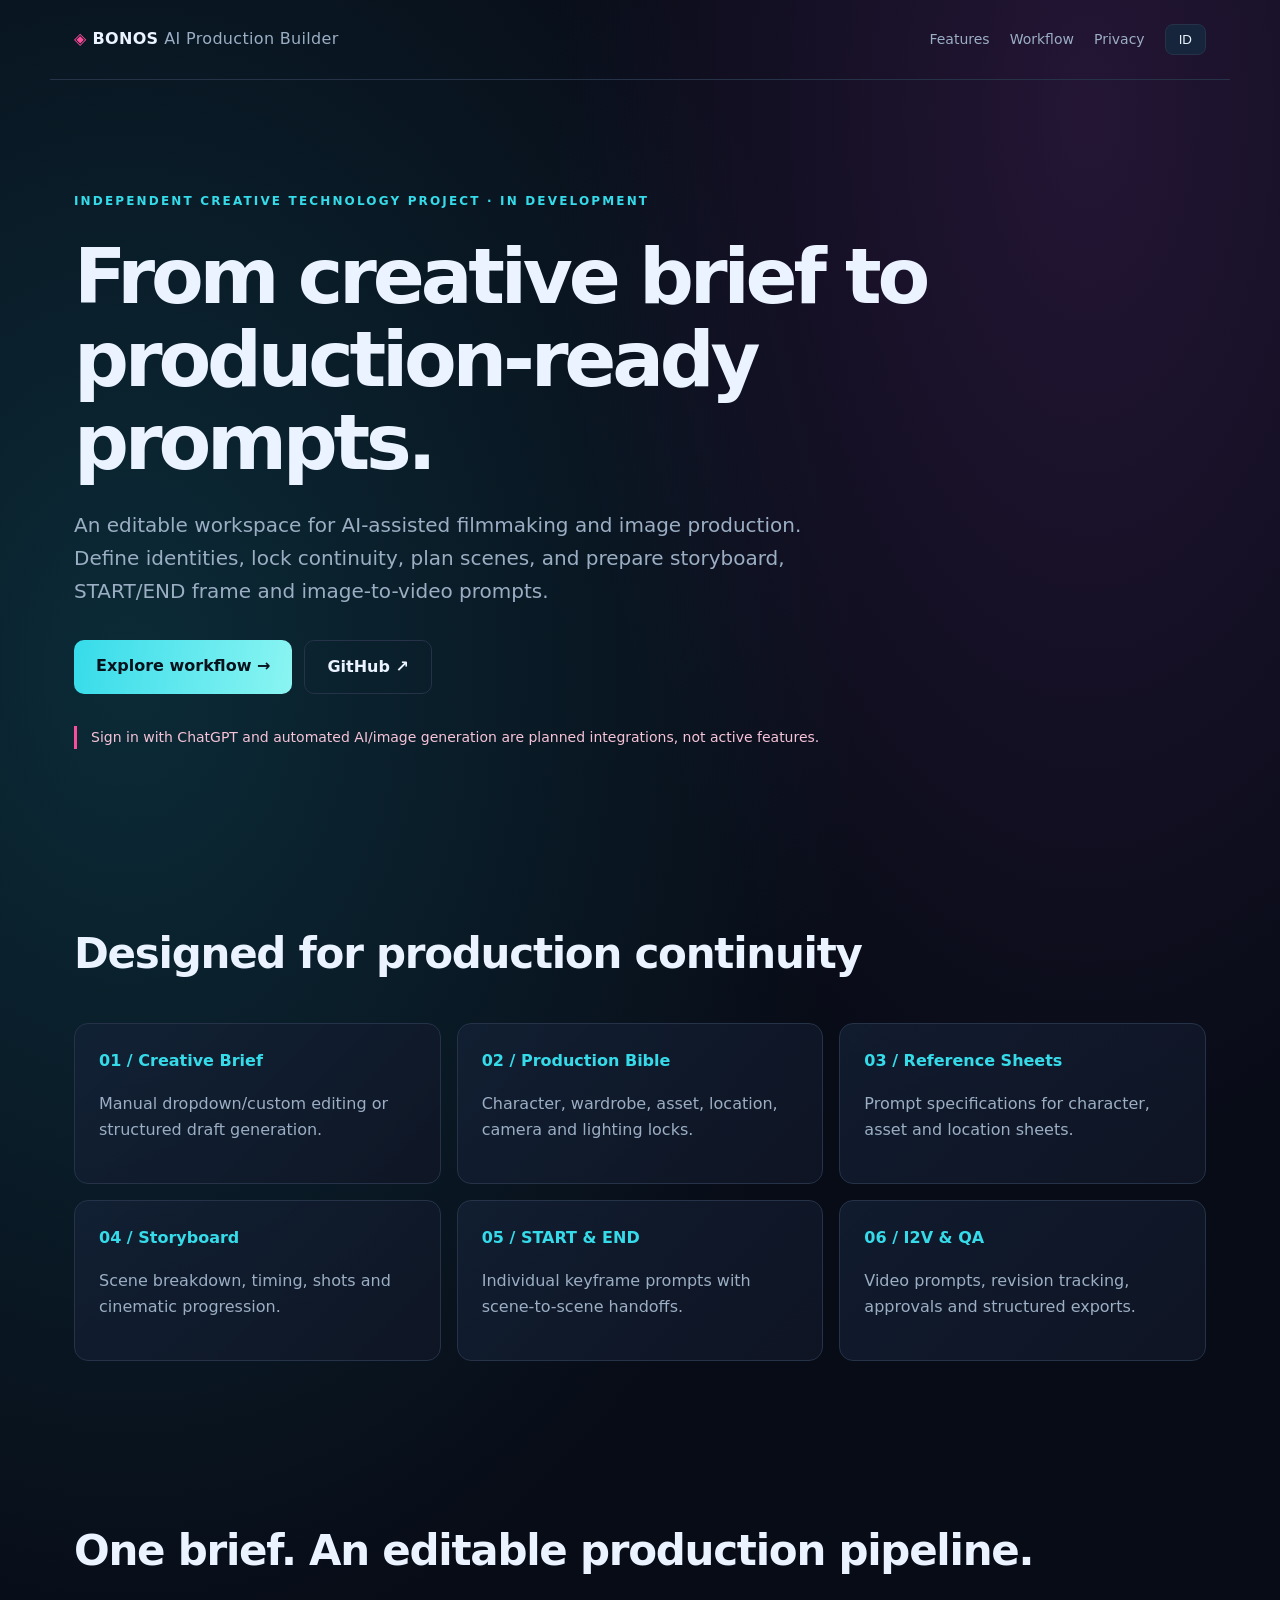
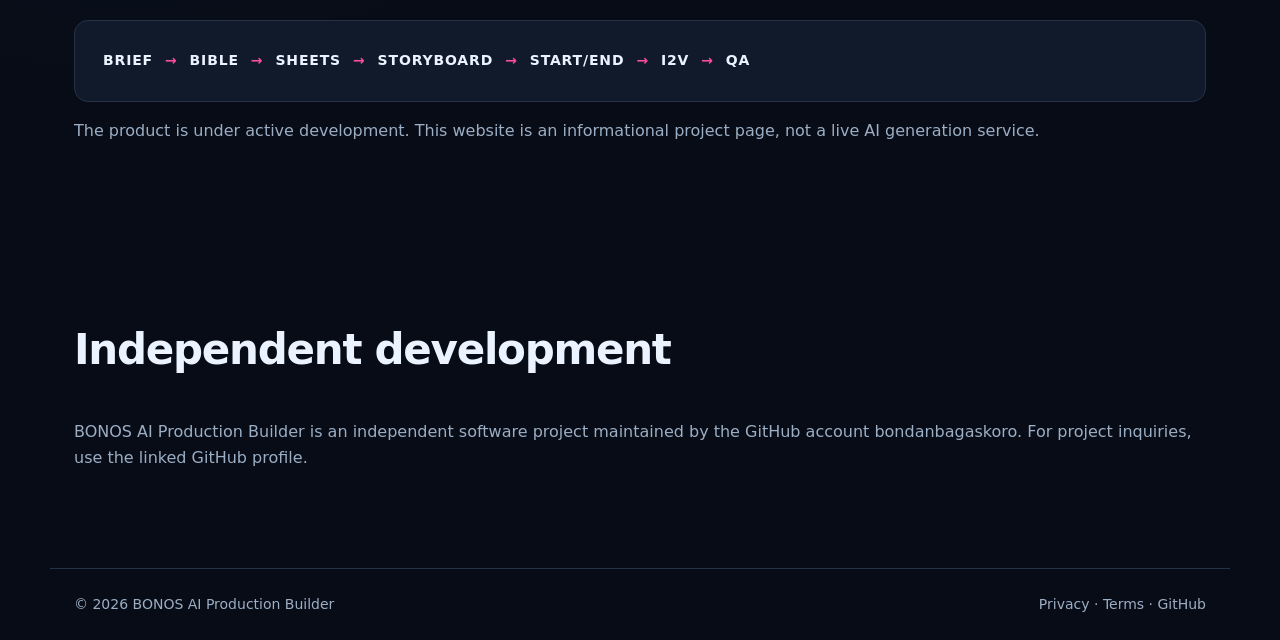
<file: index.html>
<!doctype html><html lang="en"><head><meta charset="utf-8"><meta name="viewport" content="width=device-width,initial-scale=1"><meta name="description" content="BONOS AI Production Builder: structured creative briefs, continuity, storyboards, and image-to-video prompt workflows."><title>BONOS AI Production Builder</title><link rel="stylesheet" href="style.css"></head><body><header><a class="brand" href="index.html"><span class="spark">◈</span> BONOS <span class="muted">AI Production Builder</span></a><nav><a href="#features" data-en="Features" data-id="Fitur">Features</a><a href="#workflow" data-en="Workflow" data-id="Alur">Workflow</a><a href="privacy.html" data-en="Privacy" data-id="Privasi">Privacy</a><button id="lang" aria-label="Change language">ID</button></nav></header><main><section class="hero"><div class="eyebrow">INDEPENDENT CREATIVE TECHNOLOGY PROJECT · IN DEVELOPMENT</div><h1 data-en="From creative brief to production-ready prompts." data-id="Dari brief kreatif hingga prompt siap produksi.">From creative brief to production-ready prompts.</h1><p data-en="An editable workspace for AI-assisted filmmaking and image production. Define identities, lock continuity, plan scenes, and prepare storyboard, START/END frame and image-to-video prompts." data-id="Workspace yang dapat diedit untuk produksi film dan gambar berbantuan AI. Tetapkan identitas, kunci kontinuitas, rencanakan adegan, dan susun prompt storyboard, START/END, serta image-to-video.">An editable workspace for AI-assisted filmmaking and image production. Define identities, lock continuity, plan scenes, and prepare storyboard, START/END frame and image-to-video prompts.</p><div class="actions"><a class="primary" href="#workflow" data-en="Explore workflow →" data-id="Lihat alur kerja →">Explore workflow →</a><a class="secondary" href="https://github.com/bondanbagaskoro" target="_blank" rel="noopener noreferrer">GitHub ↗</a></div><div class="note" data-en="Sign in with ChatGPT and automated AI/image generation are planned integrations, not active features." data-id="Sign in with ChatGPT dan generasi AI/gambar otomatis merupakan integrasi yang direncanakan, belum aktif.">Sign in with ChatGPT and automated AI/image generation are planned integrations, not active features.</div></section><section id="features"><h2 data-en="Designed for production continuity" data-id="Dirancang untuk kontinuitas produksi">Designed for production continuity</h2><div class="cards"><article><b>01 / Creative Brief</b><p data-en="Manual dropdown/custom editing or structured draft generation." data-id="Pengisian manual dropdown/custom atau penyusunan draft terstruktur.">Manual dropdown/custom editing or structured draft generation.</p></article><article><b>02 / Production Bible</b><p data-en="Character, wardrobe, asset, location, camera and lighting locks." data-id="Penguncian karakter, kostum, aset, lokasi, kamera dan pencahayaan.">Character, wardrobe, asset, location, camera and lighting locks.</p></article><article><b>03 / Reference Sheets</b><p data-en="Prompt specifications for character, asset and location sheets." data-id="Spesifikasi prompt character, asset dan location sheet.">Prompt specifications for character, asset and location sheets.</p></article><article><b>04 / Storyboard</b><p data-en="Scene breakdown, timing, shots and cinematic progression." data-id="Pembagian adegan, timing, shot dan progresi sinematik.">Scene breakdown, timing, shots and cinematic progression.</p></article><article><b>05 / START & END</b><p data-en="Individual keyframe prompts with scene-to-scene handoffs." data-id="Prompt keyframe individual dengan handoff antarscene.">Individual keyframe prompts with scene-to-scene handoffs.</p></article><article><b>06 / I2V & QA</b><p data-en="Video prompts, revision tracking, approvals and structured exports." data-id="Prompt video, riwayat revisi, persetujuan dan ekspor terstruktur.">Video prompts, revision tracking, approvals and structured exports.</p></article></div></section><section id="workflow"><h2 data-en="One brief. An editable production pipeline." data-id="Satu brief. Pipeline produksi yang dapat diedit.">One brief. An editable production pipeline.</h2><div class="pipeline">BRIEF <span>→</span> BIBLE <span>→</span> SHEETS <span>→</span> STORYBOARD <span>→</span> START/END <span>→</span> I2V <span>→</span> QA</div><p data-en="The product is under active development. This website is an informational project page, not a live AI generation service." data-id="Produk masih dalam pengembangan. Website ini adalah halaman informasi proyek, bukan layanan generasi AI yang sudah aktif.">The product is under active development. This website is an informational project page, not a live AI generation service.</p></section><section id="about"><h2 data-en="Independent development" data-id="Pengembangan independen">Independent development</h2><p data-en="BONOS AI Production Builder is an independent software project maintained by the GitHub account bondanbagaskoro. For project inquiries, use the linked GitHub profile." data-id="BONOS AI Production Builder adalah proyek perangkat lunak independen yang dikelola melalui akun GitHub bondanbagaskoro. Untuk pertanyaan proyek, gunakan profil GitHub yang ditautkan.">BONOS AI Production Builder is an independent software project maintained by the GitHub account bondanbagaskoro. For project inquiries, use the linked GitHub profile.</p></section></main><footer><span>© <span id="year"></span> BONOS AI Production Builder</span><span><a href="privacy.html">Privacy</a> · <a href="terms.html">Terms</a> · <a href="https://github.com/bondanbagaskoro">GitHub</a></span></footer><script src="script.js"></script></body></html>
</file>
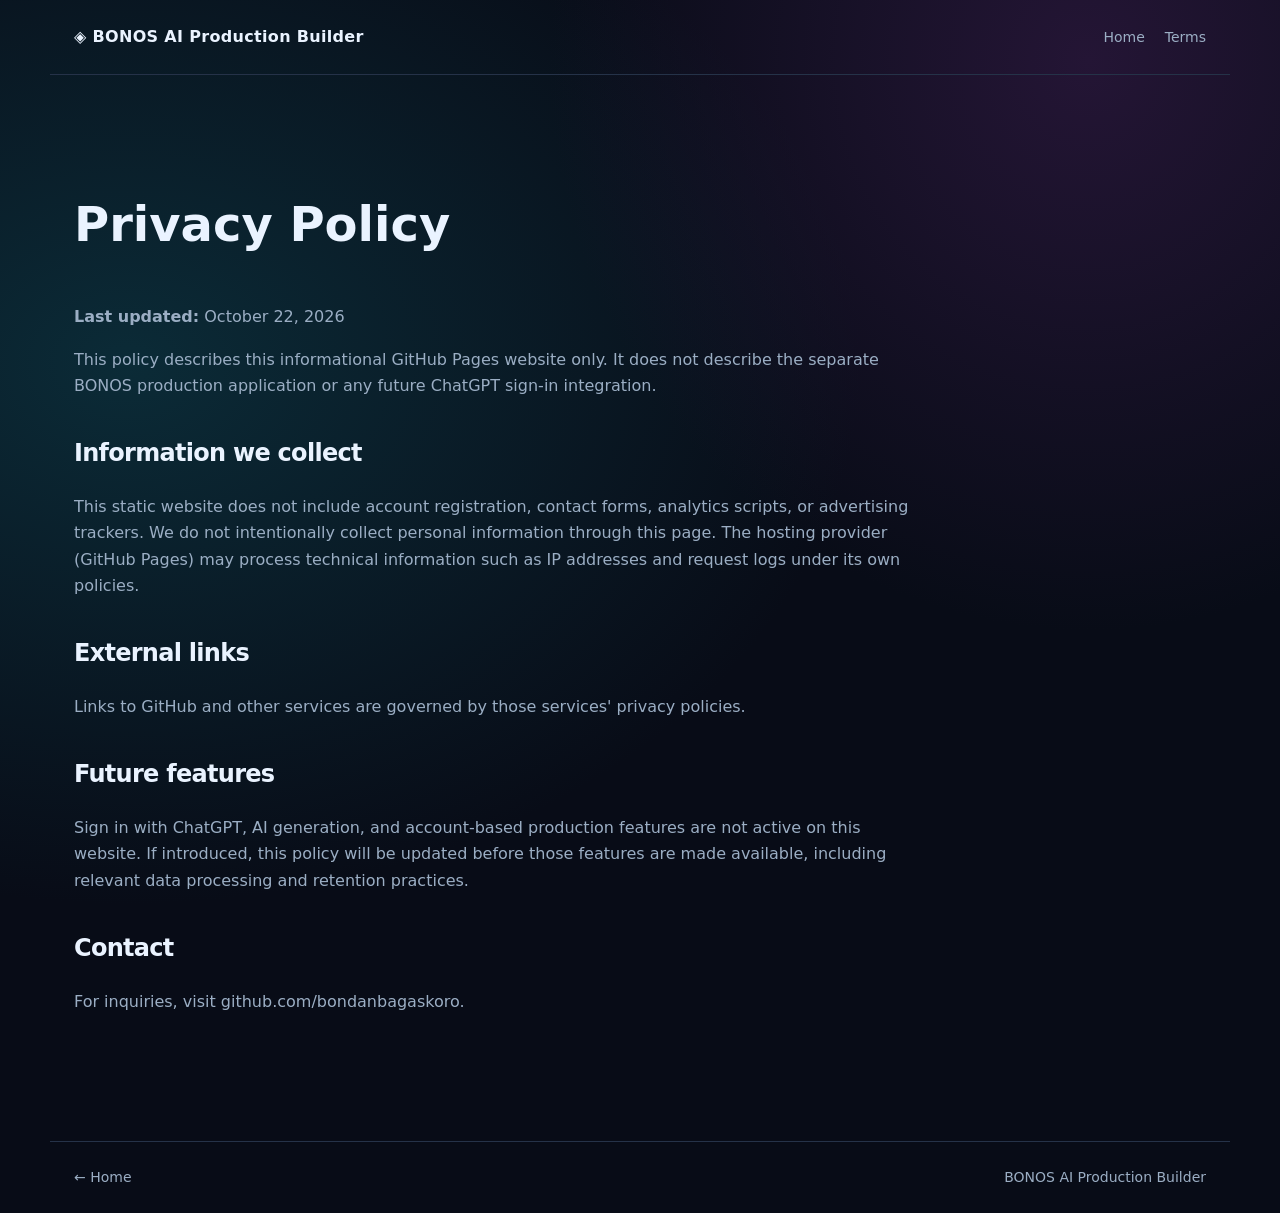
<file: privacy.html>
<!doctype html><html lang="en"><head><meta charset="utf-8"><meta name="viewport" content="width=device-width,initial-scale=1"><title>Privacy Policy — BONOS</title><link rel="stylesheet" href="style.css"></head><body><header><a class="brand" href="index.html">◈ BONOS AI Production Builder</a><nav><a href="index.html">Home</a><a href="terms.html">Terms</a></nav></header><main><article class="legal"><h1>Privacy Policy</h1><p><strong>Last updated:</strong> October 22, 2026</p><p>This policy describes this informational GitHub Pages website only. It does not describe the separate BONOS production application or any future ChatGPT sign-in integration.</p><h2>Information we collect</h2><p>This static website does not include account registration, contact forms, analytics scripts, or advertising trackers. We do not intentionally collect personal information through this page. The hosting provider (GitHub Pages) may process technical information such as IP addresses and request logs under its own policies.</p><h2>External links</h2><p>Links to GitHub and other services are governed by those services' privacy policies.</p><h2>Future features</h2><p>Sign in with ChatGPT, AI generation, and account-based production features are not active on this website. If introduced, this policy will be updated before those features are made available, including relevant data processing and retention practices.</p><h2>Contact</h2><p>For inquiries, visit <a href="https://github.com/bondanbagaskoro">github.com/bondanbagaskoro</a>.</p></article></main><footer><a href="index.html">← Home</a><span>BONOS AI Production Builder</span></footer></body></html>
</file>
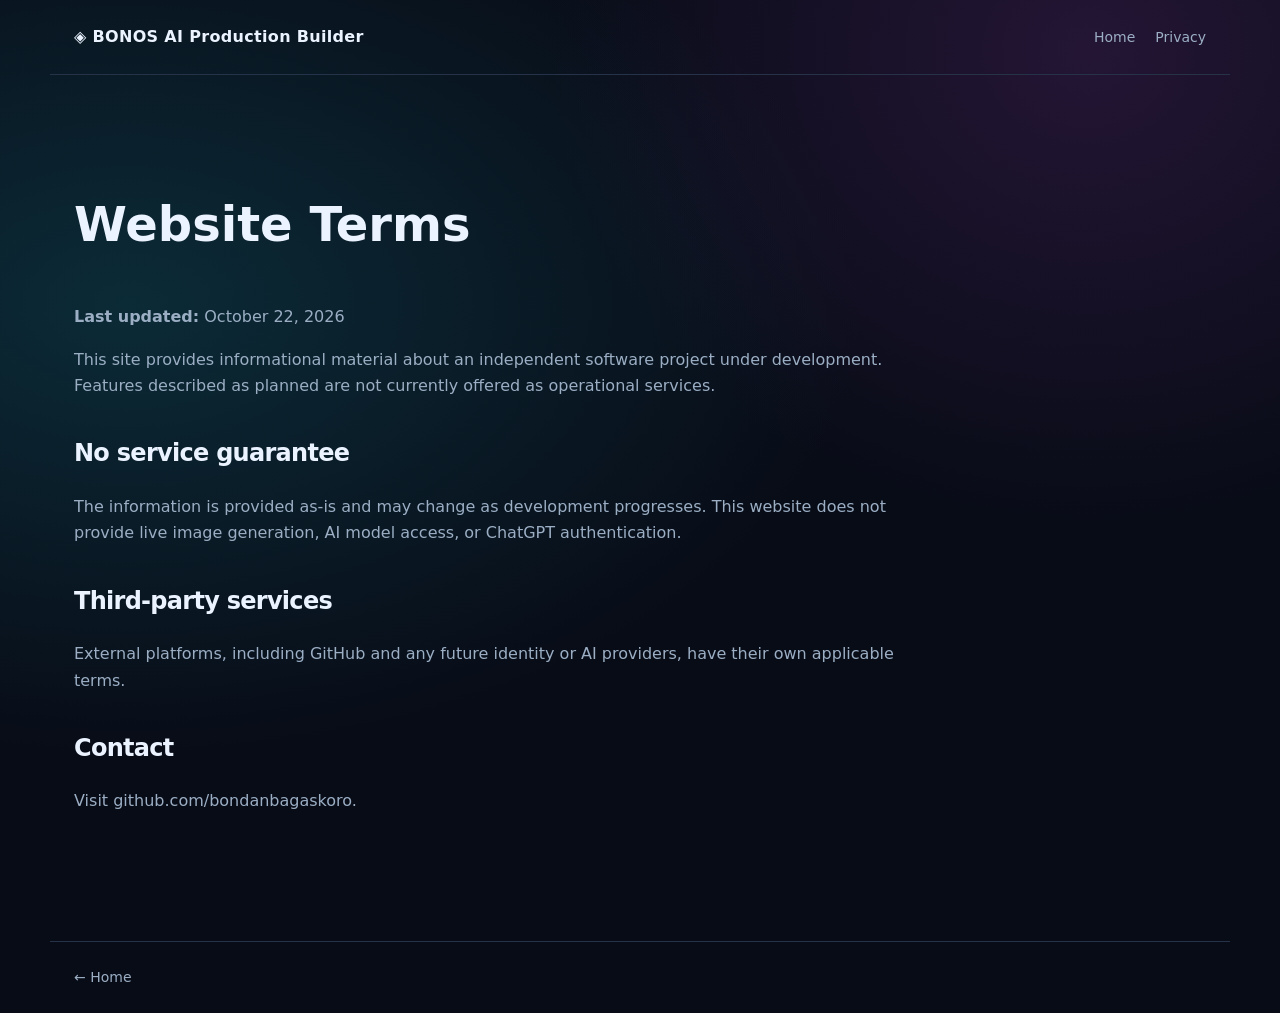
<file: terms.html>
<!doctype html><html lang="en"><head><meta charset="utf-8"><meta name="viewport" content="width=device-width,initial-scale=1"><title>Terms — BONOS</title><link rel="stylesheet" href="style.css"></head><body><header><a class="brand" href="index.html">◈ BONOS AI Production Builder</a><nav><a href="index.html">Home</a><a href="privacy.html">Privacy</a></nav></header><main><article class="legal"><h1>Website Terms</h1><p><strong>Last updated:</strong> October 22, 2026</p><p>This site provides informational material about an independent software project under development. Features described as planned are not currently offered as operational services.</p><h2>No service guarantee</h2><p>The information is provided as-is and may change as development progresses. This website does not provide live image generation, AI model access, or ChatGPT authentication.</p><h2>Third-party services</h2><p>External platforms, including GitHub and any future identity or AI providers, have their own applicable terms.</p><h2>Contact</h2><p>Visit <a href="https://github.com/bondanbagaskoro">github.com/bondanbagaskoro</a>.</p></article></main><footer><a href="index.html">← Home</a></footer></body></html>
</file>
<file: style.css>
:root{color-scheme:dark;--bg:#080c17;--panel:#111a2a;--line:#253248;--text:#eaf3ff;--sub:#9baec4;--cyan:#36dbea;--pink:#fc4d9b}*{box-sizing:border-box}html{scroll-behavior:smooth}body{margin:0;background:radial-gradient(ellipse at 85% 5%,#241535 0%,transparent 35%),radial-gradient(ellipse at 10% 30%,#0b2b37 0%,transparent 45%),var(--bg);font:16px/1.65 system-ui,-apple-system,Segoe UI,sans-serif;color:var(--text)}header,footer{max-width:1180px;margin:auto;padding:24px;display:flex;justify-content:space-between;align-items:center;gap:20px}header{border-bottom:1px solid var(--line)}a{color:inherit;text-decoration:none}nav{display:flex;gap:20px;align-items:center}nav a,footer{font-size:14px;color:var(--sub)}nav a:hover,a:hover{color:var(--cyan)}button{background:#16253b;color:var(--text);border:1px solid var(--line);border-radius:8px;padding:7px 13px;cursor:pointer}.brand{font-weight:850;letter-spacing:.02em}.spark{color:var(--pink)}.muted{color:var(--sub);font-weight:500}main{max-width:1180px;margin:auto;padding:0 24px}.hero{padding:112px 0 95px;max-width:930px}.eyebrow{color:var(--cyan);font-size:12px;font-weight:800;letter-spacing:.18em}.hero h1{font-size:clamp(40px,6vw,80px);line-height:1.08;letter-spacing:-.055em;margin:24px 0}.hero p{font-size:20px;color:var(--sub);max-width:780px}.actions{display:flex;gap:12px;flex-wrap:wrap;margin:32px 0}.primary,.secondary{display:inline-block;border-radius:10px;padding:13px 22px;font-weight:700}.primary{background:linear-gradient(100deg,var(--cyan),#8bf5f2);color:#06131d}.secondary{border:1px solid var(--line)}.note{color:#f6c3d7;font-size:14px;border-left:3px solid var(--pink);padding-left:14px}section:not(.hero){padding:40px 0 80px}h2{font-size:clamp(28px,4vw,42px);letter-spacing:-.03em}.cards{display:grid;grid-template-columns:repeat(3,1fr);gap:16px}.cards article{padding:24px;border:1px solid var(--line);border-radius:14px;background:linear-gradient(135deg,#142238b3,#101626c9)}.cards b{color:var(--cyan)}.cards p,section>p{color:var(--sub)}.pipeline{padding:28px;border:1px solid var(--line);background:var(--panel);border-radius:14px;font-size:14px;font-weight:750;letter-spacing:.06em;display:flex;flex-wrap:wrap;gap:12px}.pipeline span{color:var(--pink)}footer{border-top:1px solid var(--line);flex-wrap:wrap}.legal{max-width:840px;padding:70px 0 110px}.legal h1{font-size:48px}.legal h2{font-size:24px;margin-top:35px}.legal p,.legal li{color:var(--sub)}@media(max-width:780px){header{align-items:flex-start;flex-direction:column}nav{flex-wrap:wrap;gap:12px}.cards{grid-template-columns:1fr}.hero{padding:70px 0}.hero p{font-size:17px}}
</file>
